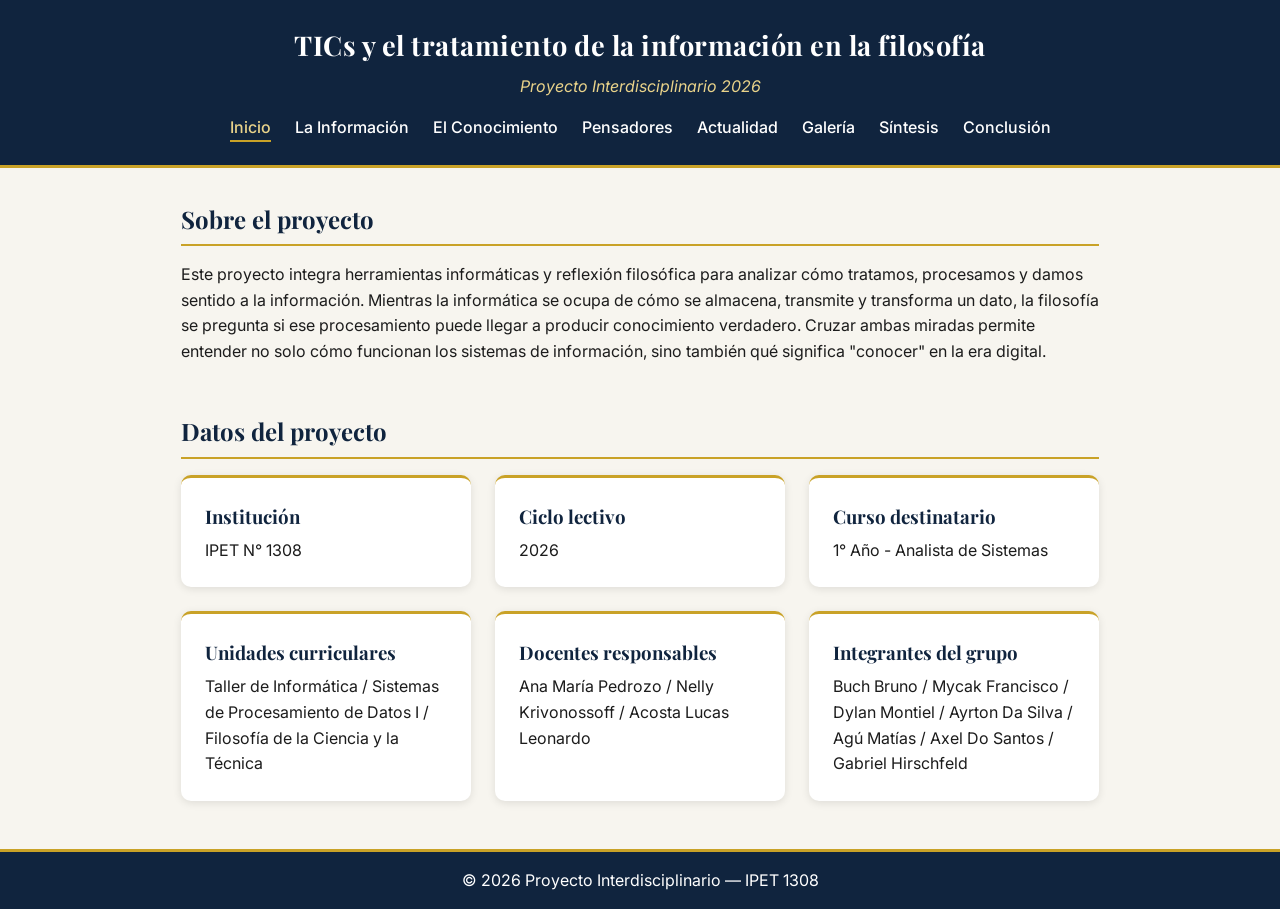
<file: index.html>
<!DOCTYPE html>
<html lang="es">
<head>
    <meta charset="UTF-8">
    <meta name="viewport" content="width=device-width, initial-scale=1.0">
    <title>Inicio - TICs y Filosofía</title>
    <link rel="stylesheet" href="css/estilos.css">
</head>
<body>

    <header>
        <h1>TICs y el tratamiento de la información en la filosofía</h1>
        <p class="slogan">Proyecto Interdisciplinario 2026</p>
        <nav>
            <ul>
                <li><a href="index.html">Inicio</a></li>
                <li><a href="informacion.html">La Información</a></li>
                <li><a href="filosofia.html">El Conocimiento</a></li>
                <li><a href="pensadores.html">Pensadores</a></li>
                <li><a href="actualidad.html">Actualidad</a></li>
                <li><a href="galeria.html">Galería</a></li>
                <li><a href="sintesis.html">Síntesis</a></li>
                <li><a href="conclusion.html">Conclusión</a></li>
            </ul>
        </nav>
    </header>

    <main>
        <section id="portada">
            <h2>Sobre el proyecto</h2>
            <p>Este proyecto integra herramientas informáticas y reflexión filosófica para analizar cómo tratamos, procesamos y damos sentido a la información. Mientras la informática se ocupa de cómo se almacena, transmite y transforma un dato, la filosofía se pregunta si ese procesamiento puede llegar a producir conocimiento verdadero. Cruzar ambas miradas permite entender no solo cómo funcionan los sistemas de información, sino también qué significa "conocer" en la era digital.</p>

            <!-- TAREA: Agregá aquí una imagen representativa del proyecto -->
            <!-- <img src="ACÁ VA LA URL" alt="Descripción de la imagen" class="imagen-centrada"> -->
        </section>

        <section id="datos-proyecto">
            <h2>Datos del proyecto</h2>
            <div class="grid-tarjetas">
                <div class="tarjeta">
                    <h3>Institución</h3>
                    <p>IPET N° 1308</p>
                </div>
                <div class="tarjeta">
                    <h3>Ciclo lectivo</h3>
                    <p>2026</p>
                </div>
                <div class="tarjeta">
                    <h3>Curso destinatario</h3>
                    <p>1° Año - Analista de Sistemas</p>
                </div>
                <div class="tarjeta">
                    <h3>Unidades curriculares</h3>
                    <p>Taller de Informática / Sistemas de Procesamiento de Datos I / Filosofía de la Ciencia y la Técnica</p>
                </div>
                <div class="tarjeta">
                    <h3>Docentes responsables</h3>
                    <p>Ana María Pedrozo / Nelly Krivonossoff / Acosta Lucas Leonardo</p>
                </div>
                <div class="tarjeta">
                    <h3>Integrantes del grupo</h3>
                    <p>Buch Bruno / Mycak Francisco / Dylan Montiel / Ayrton Da Silva / Agú Matías / Axel Do Santos / Gabriel Hirschfeld</p>
                </div>
            </div>
        </section>
    </main>

    <footer>
        <p>© 2026 Proyecto Interdisciplinario — IPET 1308</p>
    </footer>

    <script src="js/script.js"></script>
</body>
</html>
</file>
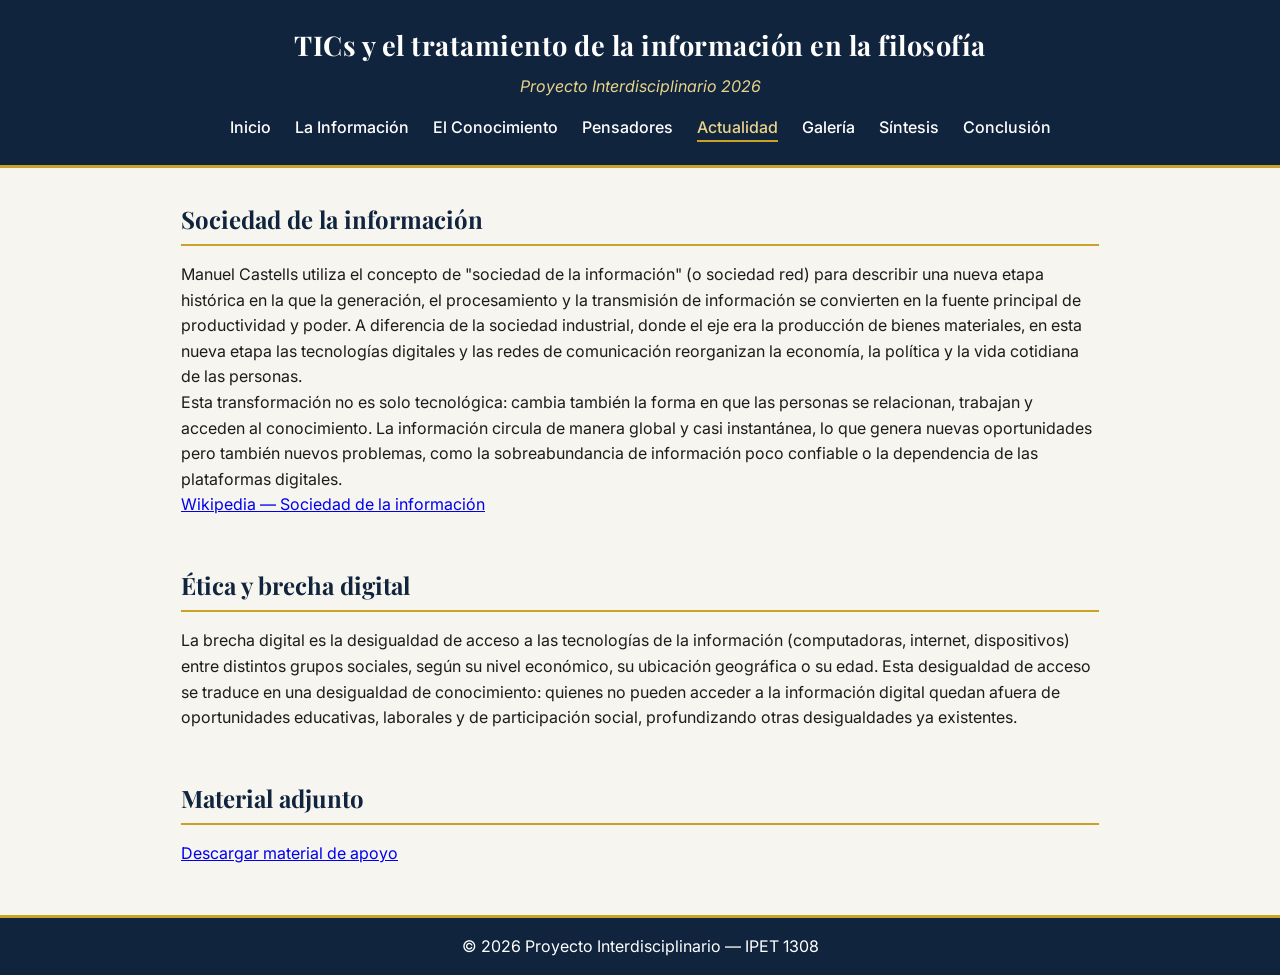
<file: actualidad.html>
<!DOCTYPE html>
<html lang="es">
<head>
    <meta charset="UTF-8">
    <meta name="viewport" content="width=device-width, initial-scale=1.0">
    <title>Actualidad - TICs y Filosofía</title>
    <link rel="stylesheet" href="css/estilos.css">
</head>
<body>

    <header>
        <h1>TICs y el tratamiento de la información en la filosofía</h1>
        <p class="slogan">Proyecto Interdisciplinario 2026</p>
        <nav>
            <ul>
                <li><a href="index.html">Inicio</a></li>
                <li><a href="informacion.html">La Información</a></li>
                <li><a href="filosofia.html">El Conocimiento</a></li>
                <li><a href="pensadores.html">Pensadores</a></li>
                <li><a href="actualidad.html">Actualidad</a></li>
                <li><a href="galeria.html">Galería</a></li>
                <li><a href="sintesis.html">Síntesis</a></li>
                <li><a href="conclusion.html">Conclusión</a></li>
            </ul>
        </nav>
    </header>

    <main>
        <section id="sociedad-informacion">
            <h2>Sociedad de la información</h2>
            <!-- TAREA: Investigá el concepto de Manuel Castells y explicalo con tus palabras (al menos 2 párrafos) -->
            <p>Manuel Castells utiliza el concepto de "sociedad de la información" (o sociedad red) para describir una nueva etapa histórica en la que la generación, el procesamiento y la transmisión de información se convierten en la fuente principal de productividad y poder. A diferencia de la sociedad industrial, donde el eje era la producción de bienes materiales, en esta nueva etapa las tecnologías digitales y las redes de comunicación reorganizan la economía, la política y la vida cotidiana de las personas.</p>
            <p>Esta transformación no es solo tecnológica: cambia también la forma en que las personas se relacionan, trabajan y acceden al conocimiento. La información circula de manera global y casi instantánea, lo que genera nuevas oportunidades pero también nuevos problemas, como la sobreabundancia de información poco confiable o la dependencia de las plataformas digitales.</p>
            <p><a href="https://es.wikipedia.org/wiki/Sociedad_de_la_informaci%C3%B3n" target="_blank">Wikipedia — Sociedad de la información</a></p>
        </section>

        <section id="brecha-digital">
            <h2>Ética y brecha digital</h2>
            <!-- TAREA: Explicá qué es la brecha digital y por qué genera desigualdad de acceso al conocimiento -->
            <p>La brecha digital es la desigualdad de acceso a las tecnologías de la información (computadoras, internet, dispositivos) entre distintos grupos sociales, según su nivel económico, su ubicación geográfica o su edad. Esta desigualdad de acceso se traduce en una desigualdad de conocimiento: quienes no pueden acceder a la información digital quedan afuera de oportunidades educativas, laborales y de participación social, profundizando otras desigualdades ya existentes.</p>
        </section>

        <section id="material-adjunto">
            <h2>Material adjunto</h2>
            <!-- TAREA: Subí un PDF o material de apoyo a la carpeta /docs y enlazalo aquí -->
            <a href="docs/material.pdf" download>Descargar material de apoyo</a>
        </section>
    </main>

    <footer>
        <p>© 2026 Proyecto Interdisciplinario — IPET 1308</p>
    </footer>

    <script src="js/script.js"></script>
</body>
</html>
</file>
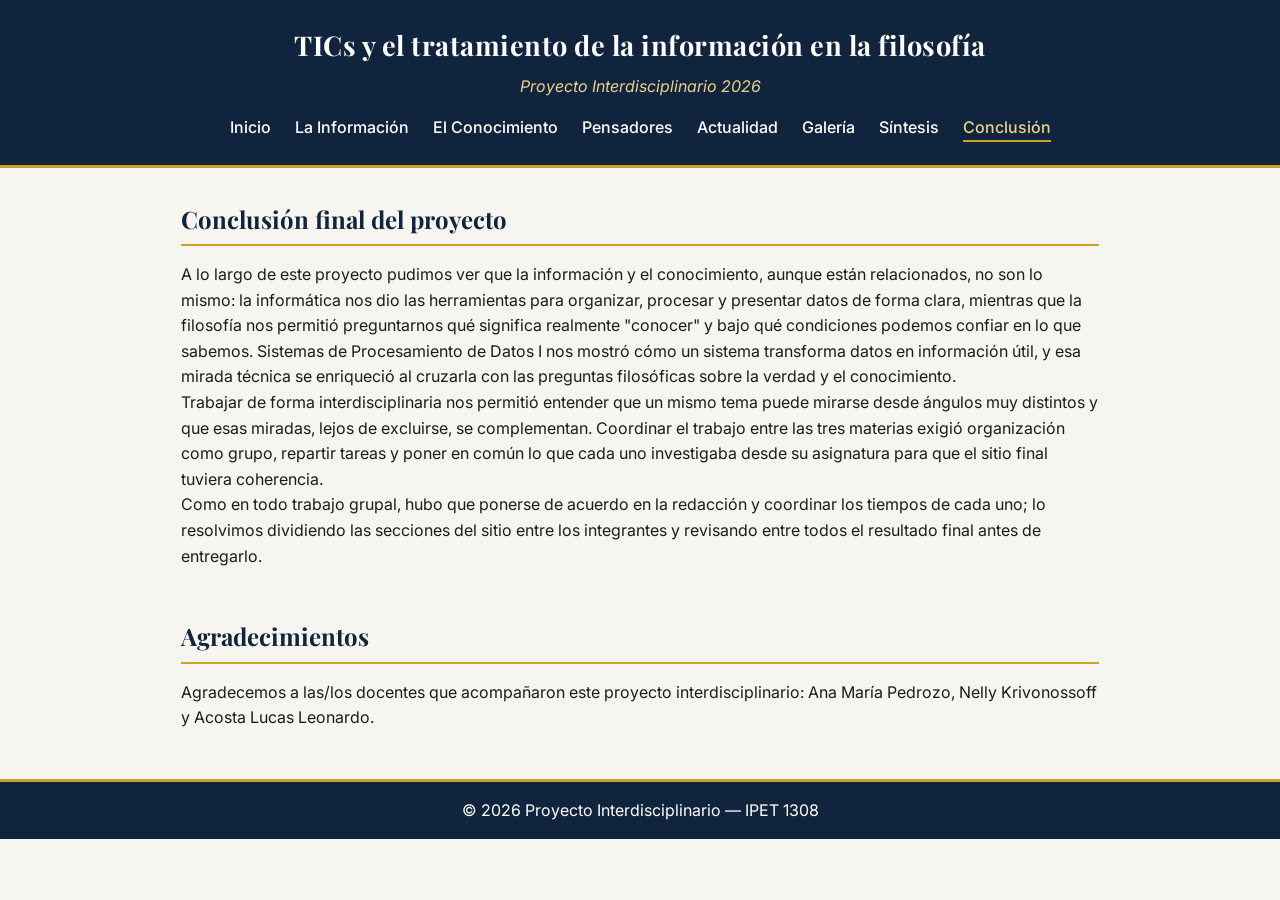
<file: conclusion.html>
<!DOCTYPE html>
<html lang="es">
<head>
    <meta charset="UTF-8">
    <meta name="viewport" content="width=device-width, initial-scale=1.0">
    <title>Conclusión - TICs y Filosofía</title>
    <link rel="stylesheet" href="css/estilos.css">
</head>
<body>

    <header>
        <h1>TICs y el tratamiento de la información en la filosofía</h1>
        <p class="slogan">Proyecto Interdisciplinario 2026</p>
        <nav>
            <ul>
                <li><a href="index.html">Inicio</a></li>
                <li><a href="informacion.html">La Información</a></li>
                <li><a href="filosofia.html">El Conocimiento</a></li>
                <li><a href="pensadores.html">Pensadores</a></li>
                <li><a href="actualidad.html">Actualidad</a></li>
                <li><a href="galeria.html">Galería</a></li>
                <li><a href="sintesis.html">Síntesis</a></li>
                <li><a href="conclusion.html">Conclusión</a></li>
            </ul>
        </nav>
    </header>

    <main>
        <section id="conclusion-final">
            <h2>Conclusión final del proyecto</h2>
            <!-- TAREA: Escriban acá la conclusión final y real del proyecto, distinta de la postura personal de Síntesis. -->
            <!-- Esta conclusión debe integrar lo trabajado en las tres materias (Taller de Informática, -->
            <!-- Sistemas de Procesamiento de Datos I y Filosofía) y reflexionar sobre qué aprendieron -->
            <!-- haciendo el proyecto, no solo sobre el tema en sí. -->
            <p>A lo largo de este proyecto pudimos ver que la información y el conocimiento, aunque están relacionados, no son lo mismo: la informática nos dio las herramientas para organizar, procesar y presentar datos de forma clara, mientras que la filosofía nos permitió preguntarnos qué significa realmente "conocer" y bajo qué condiciones podemos confiar en lo que sabemos. Sistemas de Procesamiento de Datos I nos mostró cómo un sistema transforma datos en información útil, y esa mirada técnica se enriqueció al cruzarla con las preguntas filosóficas sobre la verdad y el conocimiento.</p>
            <p>Trabajar de forma interdisciplinaria nos permitió entender que un mismo tema puede mirarse desde ángulos muy distintos y que esas miradas, lejos de excluirse, se complementan. Coordinar el trabajo entre las tres materias exigió organización como grupo, repartir tareas y poner en común lo que cada uno investigaba desde su asignatura para que el sitio final tuviera coherencia.</p>
            <p>Como en todo trabajo grupal, hubo que ponerse de acuerdo en la redacción y coordinar los tiempos de cada uno; lo resolvimos dividiendo las secciones del sitio entre los integrantes y revisando entre todos el resultado final antes de entregarlo.</p>
        </section>

        <section id="agradecimientos">
            <h2>Agradecimientos</h2>
            <!-- TAREA: Opcional. Mencionen a los/as docentes o instituciones que acompañaron el proyecto -->
            <p>Agradecemos a las/los docentes que acompañaron este proyecto interdisciplinario: Ana María Pedrozo, Nelly Krivonossoff y Acosta Lucas Leonardo.</p>
        </section>
    </main>

    <footer>
        <p>© 2026 Proyecto Interdisciplinario — IPET 1308</p>
    </footer>

    <script src="js/script.js"></script>
</body>
</html>
</file>
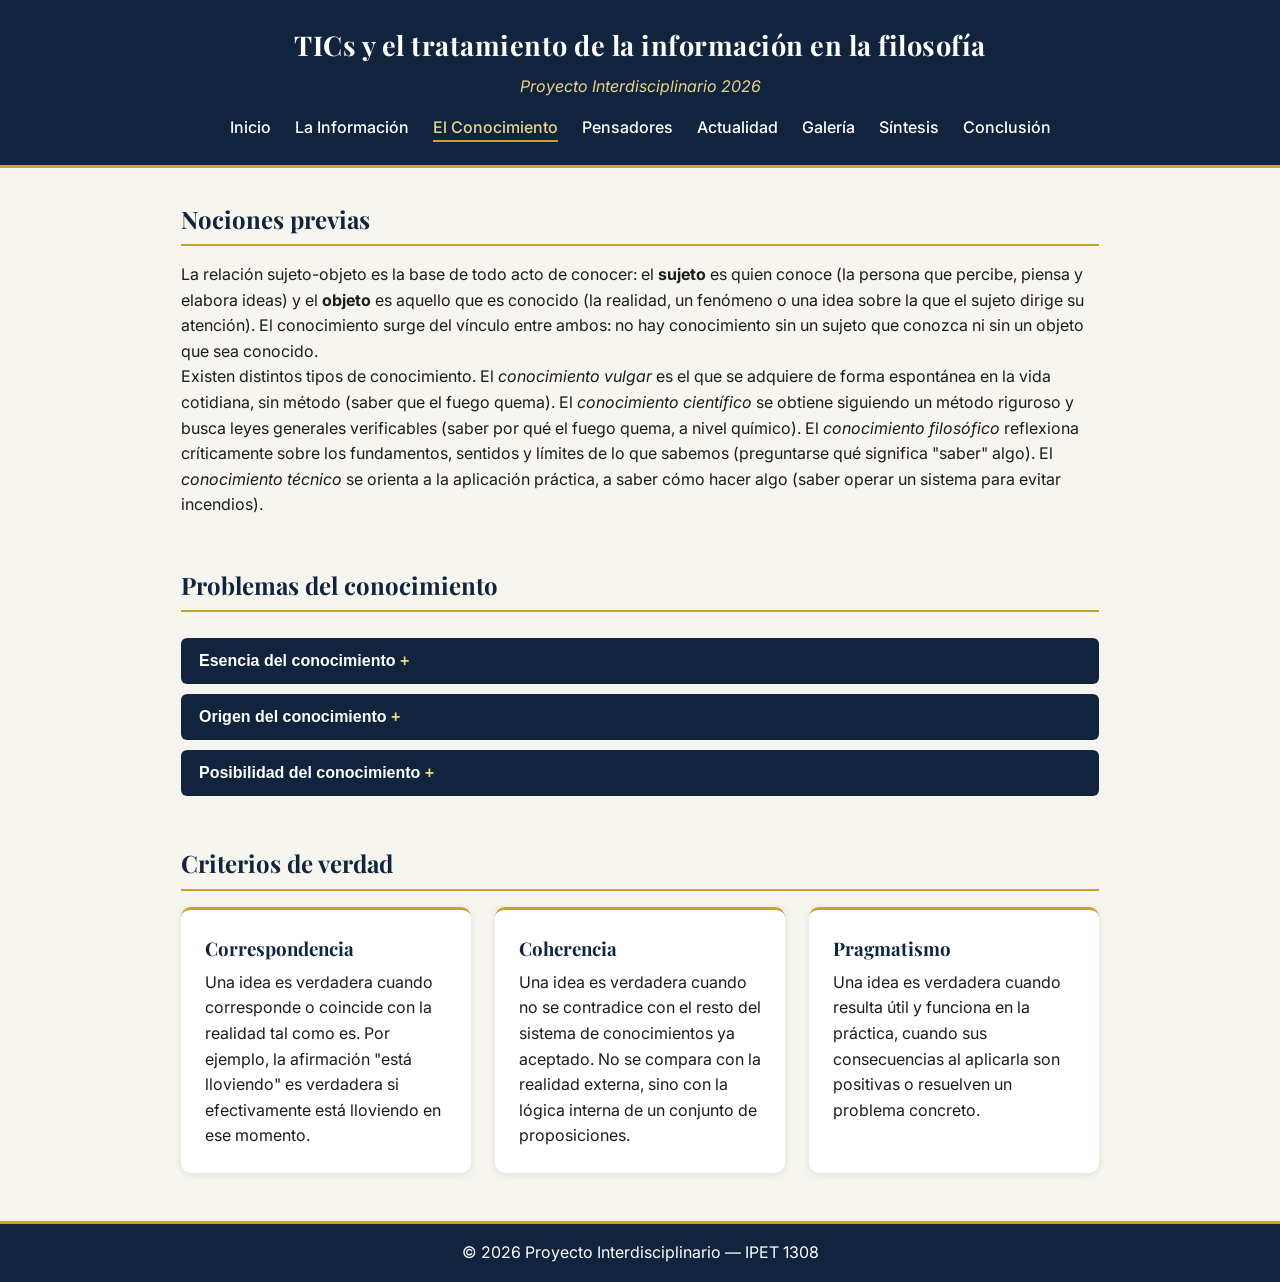
<file: filosofia.html>
<!DOCTYPE html>
<html lang="es">
<head>
    <meta charset="UTF-8">
    <meta name="viewport" content="width=device-width, initial-scale=1.0">
    <title>El Conocimiento - TICs y Filosofía</title>
    <link rel="stylesheet" href="css/estilos.css">
</head>
<body>

    <header>
        <h1>TICs y el tratamiento de la información en la filosofía</h1>
        <p class="slogan">Proyecto Interdisciplinario 2026</p>
        <nav>
            <ul>
                <li><a href="index.html">Inicio</a></li>
                <li><a href="informacion.html">La Información</a></li>
                <li><a href="filosofia.html">El Conocimiento</a></li>
                <li><a href="pensadores.html">Pensadores</a></li>
                <li><a href="actualidad.html">Actualidad</a></li>
                <li><a href="galeria.html">Galería</a></li>
                <li><a href="sintesis.html">Síntesis</a></li>
                <li><a href="conclusion.html">Conclusión</a></li>
            </ul>
        </nav>
    </header>

    <main>
        <section id="nociones-previas">
            <h2>Nociones previas</h2>
            <!-- TAREA: Completá con la explicación de sujeto-objeto y tipos de conocimiento -->
            <p>La relación sujeto-objeto es la base de todo acto de conocer: el <b>sujeto</b> es quien conoce (la persona que percibe, piensa y elabora ideas) y el <b>objeto</b> es aquello que es conocido (la realidad, un fenómeno o una idea sobre la que el sujeto dirige su atención). El conocimiento surge del vínculo entre ambos: no hay conocimiento sin un sujeto que conozca ni sin un objeto que sea conocido.</p>
            <p>Existen distintos tipos de conocimiento. El <i>conocimiento vulgar</i> es el que se adquiere de forma espontánea en la vida cotidiana, sin método (saber que el fuego quema). El <i>conocimiento científico</i> se obtiene siguiendo un método riguroso y busca leyes generales verificables (saber por qué el fuego quema, a nivel químico). El <i>conocimiento filosófico</i> reflexiona críticamente sobre los fundamentos, sentidos y límites de lo que sabemos (preguntarse qué significa "saber" algo). El <i>conocimiento técnico</i> se orienta a la aplicación práctica, a saber cómo hacer algo (saber operar un sistema para evitar incendios).</p>
        </section>

        <section id="problemas-conocimiento">
            <h2>Problemas del conocimiento</h2>

            <!-- ACORDEÓN: cada botón despliega su panel -->
            <button class="acordeon">Esencia del conocimiento</button>
            <div class="panel">
                <p>Este problema pregunta qué significa "conocer" algo. El <i>dogmatismo</i> sostiene que el sujeto puede alcanzar una verdad segura y objetiva sobre la realidad, sin dudar de la capacidad de la razón o los sentidos. El <i>escepticismo</i>, en cambio, duda de que sea posible alcanzar un conocimiento verdadero y seguro, y sostiene que siempre hay margen para el error. El <i>relativismo</i> afirma que no existe una verdad única y válida para todos, sino que depende del sujeto, la cultura o el momento histórico. El <i>criticismo</i>, propuesto por <b>Kant</b>, plantea una postura intermedia: es posible conocer, pero solo dentro de los límites de la razón humana, examinando previamente qué puede y qué no puede conocer el sujeto.</p>
            </div>

            <button class="acordeon">Origen del conocimiento</button>
            <div class="panel">
                <p>El <i>racionalismo</i>, defendido por <b>Descartes</b>, sostiene que el origen del conocimiento verdadero está en la razón: las ideas más importantes son innatas o se construyen mediante el pensamiento lógico, independientemente de la experiencia sensible, que puede engañarnos. El <i>empirismo</i>, representado por <b>Aristóteles</b> y más tarde por <b>Hume</b>, sostiene lo contrario: todo conocimiento parte de la experiencia sensible; no hay ideas innatas, la mente nace como una "hoja en blanco" que se va llenando con lo que percibimos. <b>Kant</b> propone una síntesis entre ambas posturas: el conocimiento comienza con la experiencia (aporte empirista), pero la mente humana posee estructuras a priori (espacio, tiempo, categorías) que organizan esa experiencia (aporte racionalista), de modo que ambos elementos son necesarios para conocer.</p>
            </div>

            <button class="acordeon">Posibilidad del conocimiento</button>
            <div class="panel">
                <p>Este problema pregunta si el sujeto puede conocer la realidad tal cual es en sí misma. El <i>dogmatismo</i> responde que sí, que la razón o los sentidos nos dan acceso directo y confiable a la realidad. El <i>escepticismo</i> responde que no, que nunca podemos estar seguros de que lo que percibimos coincide con la realidad objetiva. El <i>criticismo</i> de <b>Kant</b> matiza ambas posturas: podemos conocer los fenómenos (la realidad tal como se nos presenta a través de nuestras estructuras mentales), pero no la "cosa en sí" (la realidad independiente de todo sujeto que la conozca).</p>
            </div>
        </section>

        <section id="criterios-verdad">
            <h2>Criterios de verdad</h2>
            <!-- TAREA: Completá cada tarjeta -->
            <div class="grid-tarjetas">
                <div class="tarjeta">
                    <h3>Correspondencia</h3>
                    <p>Una idea es verdadera cuando corresponde o coincide con la realidad tal como es. Por ejemplo, la afirmación "está lloviendo" es verdadera si efectivamente está lloviendo en ese momento.</p>
                </div>
                <div class="tarjeta">
                    <h3>Coherencia</h3>
                    <p>Una idea es verdadera cuando no se contradice con el resto del sistema de conocimientos ya aceptado. No se compara con la realidad externa, sino con la lógica interna de un conjunto de proposiciones.</p>
                </div>
                <div class="tarjeta">
                    <h3>Pragmatismo</h3>
                    <p>Una idea es verdadera cuando resulta útil y funciona en la práctica, cuando sus consecuencias al aplicarla son positivas o resuelven un problema concreto.</p>
                </div>
            </div>
        </section>
    </main>

    <footer>
        <p>© 2026 Proyecto Interdisciplinario — IPET 1308</p>
    </footer>

    <script src="js/script.js"></script>
</body>
</html>
</file>
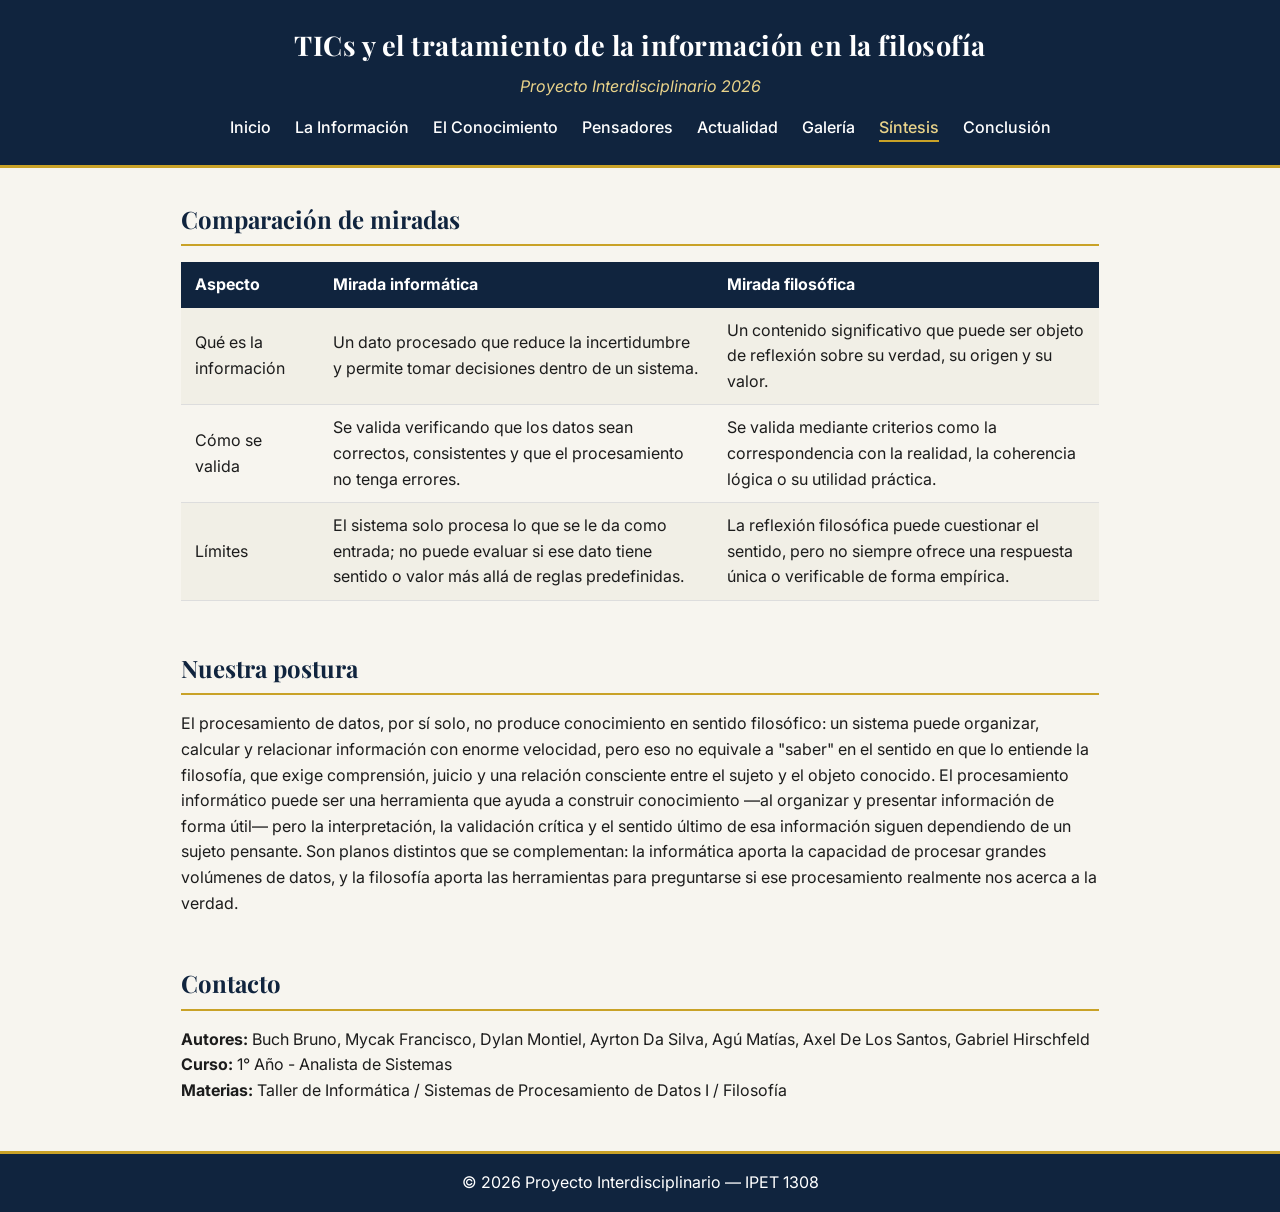
<file: sintesis.html>
<!DOCTYPE html>
<html lang="es">
<head>
    <meta charset="UTF-8">
    <meta name="viewport" content="width=device-width, initial-scale=1.0">
    <title>Síntesis - TICs y Filosofía</title>
    <link rel="stylesheet" href="css/estilos.css">
</head>
<body>

    <header>
        <h1>TICs y el tratamiento de la información en la filosofía</h1>
        <p class="slogan">Proyecto Interdisciplinario 2026</p>
        <nav>
            <ul>
                <li><a href="index.html">Inicio</a></li>
                <li><a href="informacion.html">La Información</a></li>
                <li><a href="filosofia.html">El Conocimiento</a></li>
                <li><a href="pensadores.html">Pensadores</a></li>
                <li><a href="actualidad.html">Actualidad</a></li>
                <li><a href="galeria.html">Galería</a></li>
                <li><a href="sintesis.html">Síntesis</a></li>
                <li><a href="conclusion.html">Conclusión</a></li>
            </ul>
        </nav>
    </header>

    <main>
        <section id="comparacion">
            <h2>Comparación de miradas</h2>
            <!-- TAREA: Completá la tabla comparando la mirada informática y la mirada filosófica -->
            <table>
                <tr>
                    <th>Aspecto</th>
                    <th>Mirada informática</th>
                    <th>Mirada filosófica</th>
                </tr>
                <tr>
                    <td>Qué es la información</td>
                    <td>Un dato procesado que reduce la incertidumbre y permite tomar decisiones dentro de un sistema.</td>
                    <td>Un contenido significativo que puede ser objeto de reflexión sobre su verdad, su origen y su valor.</td>
                </tr>
                <tr>
                    <td>Cómo se valida</td>
                    <td>Se valida verificando que los datos sean correctos, consistentes y que el procesamiento no tenga errores.</td>
                    <td>Se valida mediante criterios como la correspondencia con la realidad, la coherencia lógica o su utilidad práctica.</td>
                </tr>
                <tr>
                    <td>Límites</td>
                    <td>El sistema solo procesa lo que se le da como entrada; no puede evaluar si ese dato tiene sentido o valor más allá de reglas predefinidas.</td>
                    <td>La reflexión filosófica puede cuestionar el sentido, pero no siempre ofrece una respuesta única o verificable de forma empírica.</td>
                </tr>
            </table>
        </section>

        <section id="postura">
            <h2>Nuestra postura</h2>
            <!-- TAREA: Escriban su conclusión grupal respondiendo: ¿el procesamiento de datos puede producir conocimiento verdadero? -->
            <p>El procesamiento de datos, por sí solo, no produce conocimiento en sentido filosófico: un sistema puede organizar, calcular y relacionar información con enorme velocidad, pero eso no equivale a "saber" en el sentido en que lo entiende la filosofía, que exige comprensión, juicio y una relación consciente entre el sujeto y el objeto conocido. El procesamiento informático puede ser una herramienta que ayuda a construir conocimiento —al organizar y presentar información de forma útil— pero la interpretación, la validación crítica y el sentido último de esa información siguen dependiendo de un sujeto pensante. Son planos distintos que se complementan: la informática aporta la capacidad de procesar grandes volúmenes de datos, y la filosofía aporta las herramientas para preguntarse si ese procesamiento realmente nos acerca a la verdad.</p>
        </section>

        <section id="contacto">
            <h2>Contacto</h2>
            <!-- TAREA: Completá con los integrantes reales, curso y materia -->
            <p><b>Autores:</b> Buch Bruno, Mycak Francisco, Dylan Montiel, Ayrton Da Silva, Agú Matías, Axel De Los Santos, Gabriel Hirschfeld</p>
            <p><b>Curso:</b> 1° Año - Analista de Sistemas</p>
            <p><b>Materias:</b> Taller de Informática / Sistemas de Procesamiento de Datos I / Filosofía</p>
        </section>
    </main>

    <footer>
        <p>© 2026 Proyecto Interdisciplinario — IPET 1308</p>
    </footer>

    <script src="js/script.js"></script>
</body>
</html>
</file>
<file: css/estilos.css>
/* FUENTES (Google Fonts) */
@import url('https://fonts.googleapis.com/css2?family=Playfair+Display:wght@600;700&family=Inter:wght@400;500;600&display=swap');

/* RESET BÁSICO */
* {
    margin: 0;
    padding: 0;
    box-sizing: border-box;
}

:root {
    --azul-oscuro: #10243e;
    --azul-medio: #1b3a5c;
    --dorado: #c9a227;
    --dorado-claro: #e9d38a;
    --fondo: #f7f5ef;
    --texto: #1c1c1c;
}

body {
    font-family: 'Inter', 'Segoe UI', Arial, sans-serif;
    line-height: 1.6;
    color: var(--texto);
    background-color: var(--fondo);
}

h1, h2, h3 {
    font-family: 'Playfair Display', Georgia, serif;
}

/* ENCABEZADO */
header {
    background-color: var(--azul-oscuro);
    color: white;
    padding: 1.5rem 2rem;
    text-align: center;
    border-bottom: 3px solid var(--dorado);
}

header h1 {
    font-size: 1.7em;
    letter-spacing: 0.5px;
}

.slogan {
    margin-top: 6px;
    font-style: italic;
    color: var(--dorado-claro);
}

nav ul {
    list-style: none;
    display: flex;
    justify-content: center;
    gap: 1.5rem;
    margin-top: 1rem;
    flex-wrap: wrap;
}

nav a {
    color: white;
    text-decoration: none;
    font-weight: 500;
    padding-bottom: 3px;
    border-bottom: 2px solid transparent;
    transition: color 0.2s ease, border-color 0.2s ease;
}

nav a:hover,
nav a.activo {
    color: var(--dorado-claro);
    border-bottom: 2px solid var(--dorado);
}

/* CONTENIDO PRINCIPAL */
main {
    max-width: 950px;
    margin: 2rem auto;
    padding: 0 1rem;
}

section {
    margin-bottom: 3rem;
}

section h2 {
    color: var(--azul-oscuro);
    border-bottom: 2px solid var(--dorado);
    padding-bottom: 6px;
    margin-bottom: 16px;
}

/* CITA DESTACADA (opcional, para portada) */
.cita-destacada {
    border-left: 4px solid var(--dorado);
    background-color: #fff;
    padding: 1rem 1.5rem;
    margin: 1.5rem 0;
    font-family: 'Playfair Display', serif;
    font-style: italic;
    font-size: 1.15em;
    color: var(--azul-oscuro);
    box-shadow: 0 2px 8px rgba(0,0,0,0.06);
}

/* TARJETAS */
.grid-tarjetas {
    display: grid;
    grid-template-columns: repeat(auto-fit, minmax(230px, 1fr));
    gap: 1.5rem;
    margin-top: 1rem;
}

.tarjeta {
    background: white;
    border-radius: 10px;
    box-shadow: 0 2px 8px rgba(0,0,0,0.1);
    padding: 1.5rem;
    border-top: 3px solid var(--dorado);
    transition: transform 0.3s ease, box-shadow 0.3s ease;
}

.tarjeta:hover {
    transform: translateY(-6px);
    box-shadow: 0 10px 24px rgba(16,36,62,0.18);
}

.tarjeta h3 {
    color: var(--azul-oscuro);
    margin-bottom: 6px;
}

.tarjeta img {
    width: 100%;
    border-radius: 8px;
    margin-bottom: 10px;
}

/* ACORDEÓN */
.acordeon {
    width: 100%;
    text-align: left;
    background-color: var(--azul-oscuro);
    color: white;
    border: none;
    padding: 14px 18px;
    font-size: 1em;
    font-weight: 600;
    cursor: pointer;
    border-radius: 6px;
    margin-top: 10px;
    transition: background-color 0.2s ease;
}

.acordeon:hover {
    background-color: var(--azul-medio);
}

.acordeon::after {
    content: " +";
    color: var(--dorado-claro);
    font-weight: 700;
}

.panel {
    display: none;
    background-color: white;
    padding: 16px 18px;
    border-left: 3px solid var(--dorado);
    margin-bottom: 4px;
}

/* CARRUSEL */
.carrusel {
    width: 100%;
    overflow: hidden;
    max-height: 350px;
    border-bottom: 3px solid var(--dorado);
}

.carrusel-contenido {
    display: flex;
    animation: desplazar 9s infinite;
}

.carrusel-contenido img {
    min-width: 100%;
    max-height: 350px;
    object-fit: cover;
    border-radius: 0;
}

@keyframes desplazar {
    0%   { transform: translateX(0%); }
    33%  { transform: translateX(-100%); }
    66%  { transform: translateX(-200%); }
    100% { transform: translateX(0%); }
}

/* GALERÍA DE IMÁGENES */
.galeria-grid {
    display: grid;
    grid-template-columns: repeat(3, 1fr);
    gap: 12px;
    margin-top: 16px;
}

.galeria-grid img {
    width: 100%;
    height: 200px;
    object-fit: cover;
    border-radius: 8px;
    transition: transform 0.3s ease, opacity 0.3s ease;
}

.galeria-grid img:hover {
    transform: scale(1.05);
    opacity: 0.9;
}

/* GALERÍA DE VIDEOS */
.video-grid {
    display: grid;
    grid-template-columns: repeat(auto-fit, minmax(300px, 1fr));
    gap: 1.5rem;
    margin-top: 16px;
}

.video-item iframe {
    border: none;
    border-radius: 8px;
    display: block;
}

.video-item p {
    margin-top: 8px;
    font-style: italic;
    color: #555;
}

/* TABLAS */
table {
    width: 100%;
    border-collapse: collapse;
    margin-top: 16px;
}

table th {
    background-color: var(--azul-oscuro);
    color: white;
    padding: 10px 14px;
    text-align: left;
}

table td {
    padding: 10px 14px;
    border-bottom: 1px solid #ddd;
}

table tr:nth-child(even) {
    background-color: #f1efe6;
}

/* PIE DE PÁGINA */
footer {
    text-align: center;
    padding: 1rem;
    background-color: var(--azul-oscuro);
    color: white;
    margin-top: 3rem;
    border-top: 3px solid var(--dorado);
}

/* ANIMACIÓN DE ENTRADA DE SECCIONES */
section {
    animation: aparecer 0.5s ease-in;
}

@keyframes aparecer {
    from { opacity: 0; transform: translateY(20px); }
    to   { opacity: 1; transform: translateY(0); }
}

/* IMÁGENES GENERALES */
img {
    max-width: 100%;
    border-radius: 8px;
}

/* Clase opcional para centrar cualquier imagen del sitio */
.imagen-centrada {
    display: block;
    margin: 16px auto;
    max-width: 500px;
}
</file>
